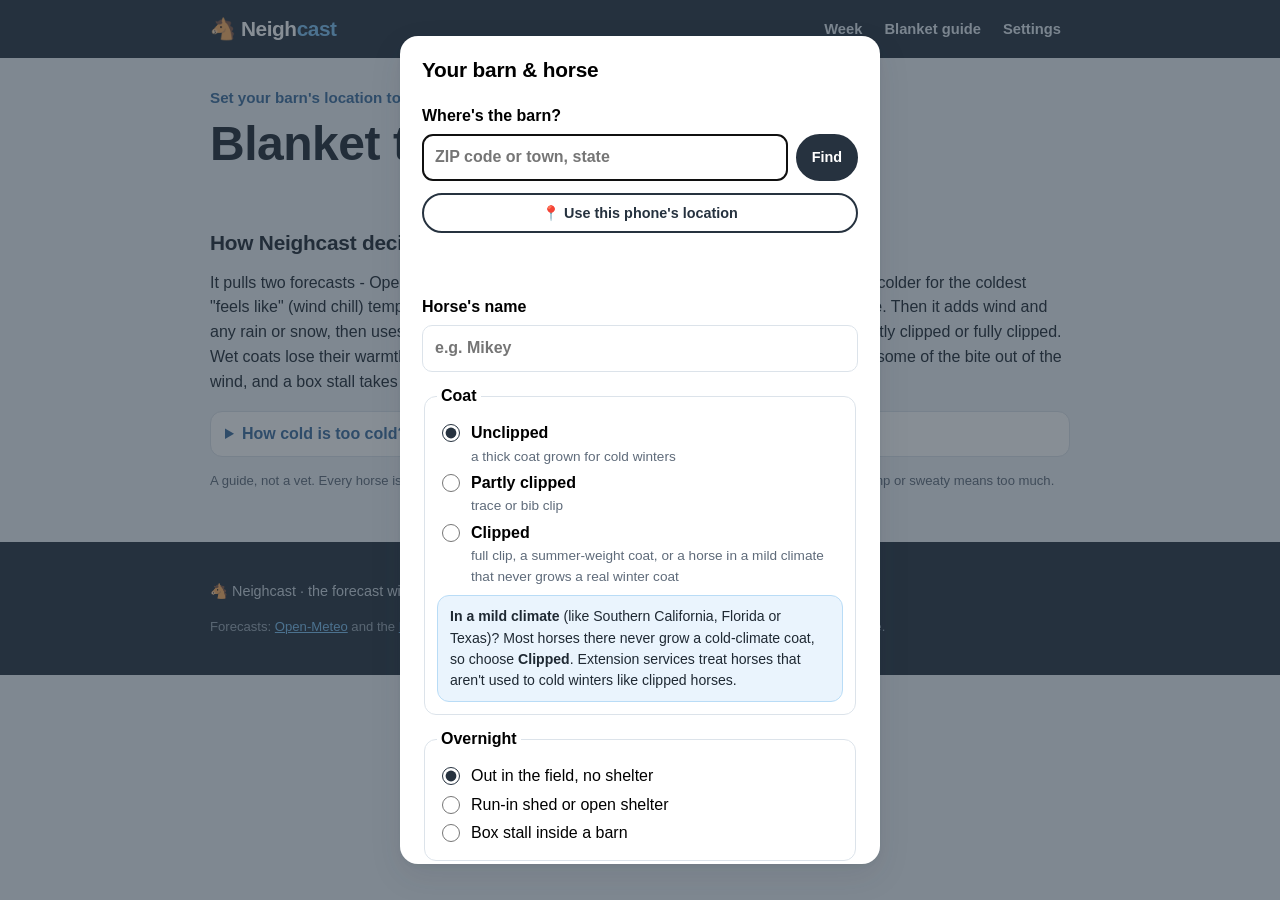
<file: index.html>
<!doctype html>
<html lang="en">
<head>
  <meta charset="utf-8">
  <meta name="viewport" content="width=device-width, initial-scale=1">
  <title>Neighcast – Should your horse wear a blanket tonight?</title>
  <meta name="description" content="Neighcast turns tonight's forecast into one answer: does your horse need a blanket, and which weight? Wind chill, rain and snow, clipped or unclipped, plus the week ahead.">
  <meta name="theme-color" content="#26323f">
  <meta property="og:title" content="Neighcast – the forecast with horse sense">
  <meta property="og:description" content="Blanket or not? Tonight's call and the week ahead, from the live forecast.">
  <link rel="icon" href="favicon.svg" type="image/svg+xml">
  <link rel="stylesheet" href="styles.css">
</head>
<body>

<header class="top">
  <div class="wrap top-inner">
    <a class="logo" href="./">🐴 Neigh<span>cast</span></a>
    <nav>
      <a href="#week">Week</a>
      <a href="blanket-guide.html">Blanket guide</a>
      <button class="link-btn" id="open-settings" type="button">Settings</button>
    </nav>
  </div>
</header>

<main class="wrap">

  <section class="hero" id="hero">
    <p class="eyebrow" id="place">Loading your barn's forecast…</p>
    <h1 id="headline">Blanket tonight?</h1>

    <div class="call-card" id="call-card" hidden>
      <div class="call-main">
        <div class="call-icon" id="call-icon" aria-hidden="true">🧥</div>
        <div>
          <p class="call-label" id="call-for">Tonight</p>
          <p class="call-answer" id="call-answer">–</p>
          <p class="call-weight" id="call-weight"></p>
        </div>
      </div>
      <ul class="call-facts" id="call-facts"></ul>
      <p class="call-why" id="call-why"></p>
      <p class="call-sources" id="call-sources"></p>
      <p class="call-off" id="call-off" hidden></p>
    </div>

    <div class="alerts" id="alerts"></div>
    <p class="status" id="status" aria-live="polite"></p>
  </section>

  <section class="panel" id="tonight-chart-wrap" hidden>
    <h2 id="chart-title">Tonight, hour by hour</h2>
    <div class="chart" id="chart"></div>
    <p class="legend"><span class="sw sw-temp"></span> Temperature (Open-Meteo) <span class="sw sw-nws"></span> Temperature (NWS) <span class="sw sw-feel"></span> Feels like (wind chill) <span class="sw sw-wet"></span> Rain/snow chance</p>
  </section>

  <section class="panel" id="week" hidden>
    <h2 id="week-title">The week of nights</h2>
    <div class="week" id="week-list"></div>
  </section>

  <section class="panel note">
    <h2>How Neighcast decides</h2>
    <p>It pulls two forecasts - Open-Meteo and the National Weather Service - and uses whichever is colder for the coldest "feels like" (wind chill) temperature between 6 pm and 8 am. It flags nights where they disagree. Then it adds wind and any rain or snow, then uses the standard blanketing chart for your horse's coat - unclipped, partly clipped or fully clipped. Wet coats lose their warmth, so rain or snow can bump the call up a level, a run-in shed takes some of the bite out of the wind, and a box stall takes it all. <a href="blanket-guide.html">See the full chart</a>.</p>
    <details class="cold-explainer">
      <summary>How cold is too cold?</summary>
      <p>A <b>dry, thick winter coat</b> is excellent insulation. Horses with one don't start burning extra energy to stay warm until about <b>18°F</b> (<a href="https://esc.rutgers.edu/fact_sheet/to-blanket-or-not-to-blanket/">Rutgers</a>, <a href="https://extension.umn.edu/horse-care-and-management/caring-your-horse-winter">University of Minnesota</a>). That's why the Unclipped setting rarely calls for a blanket above 30°F.</p>
      <p><b>Wet changes everything.</b> A wet or thin coat loses most of that protection, closer to <b>59°F</b> (Rutgers), which is why rain or snow moves the call up.</p>
      <p><b>Most horses in mild climates never grow that coat,</b> so they're blanketed like clipped horses (<a href="https://extension.umaine.edu/publications/?p=32170">University of Maine</a>). Shelter, plenty of hay and good body condition all help.</p>
      <p class="fine">General guidance from university extension services, not veterinary advice. Your vet knows your horse best.</p>
    </details>
    <p class="fine">A guide, not a vet. Every horse is different: slide a hand under the blanket at the withers - warm and dry is right, damp or sweaty means too much.</p>
  </section>

</main>

<dialog id="level-info" class="level-dialog">
  <form method="dialog" class="level-body">
    <div class="level-head"><span class="level-icon" id="level-icon" aria-hidden="true"></span>
      <div><h2 id="level-name"></h2><p class="level-weight" id="level-weight"></p></div></div>
    <p id="level-about"></p>
    <p class="level-band" id="level-band"></p>
    <p class="level-night" id="level-night"></p>
    <p class="fine"><a href="blanket-guide.html">The full blanket chart</a> · A guide, not a vet.</p>
    <div class="dialog-btns"><button class="btn" value="close">Got it</button></div>
  </form>
</dialog>

<dialog id="settings">
  <form method="dialog" id="settings-form">
    <h2>Your barn &amp; horse</h2>
    <label>Where's the barn?
      <span class="row"><input id="place-input" name="place" placeholder="ZIP code or town, state" autocomplete="postal-code"><button type="button" id="find-place" class="btn small">Find</button></span>
    </label>
    <button type="button" id="use-gps" class="btn ghost small">📍 Use this phone's location</button>
    <ul class="place-results" id="place-results"></ul>
    <p class="fine" id="place-chosen"></p>
    <label>Horse's name
      <input name="horse" placeholder="e.g. Mikey" maxlength="30">
    </label>
    <fieldset>
      <legend>Coat</legend>
      <label class="opt"><input type="radio" name="coat" value="unclipped" checked> <span><b>Unclipped</b> <span class="opt-note">a thick coat grown for cold winters</span></span></label>
      <label class="opt"><input type="radio" name="coat" value="partial"> <span><b>Partly clipped</b> <span class="opt-note">trace or bib clip</span></span></label>
      <label class="opt"><input type="radio" name="coat" value="clipped"> <span><b>Clipped</b> <span class="opt-note">full clip, a summer-weight coat, or a horse in a mild climate that never grows a real winter coat</span></span></label>
      <p class="coat-tip"><b>In a mild climate</b> (like Southern California, Florida or Texas)? Most horses there never grow a cold-climate coat, so choose <b>Clipped</b>. Extension services treat horses that aren't used to cold winters like clipped horses.</p>
    </fieldset>
    <fieldset>
      <legend>Overnight</legend>
      <label class="opt"><input type="radio" name="shelter" value="none" checked> Out in the field, no shelter</label>
      <label class="opt"><input type="radio" name="shelter" value="runin"> Run-in shed or open shelter</label>
      <label class="opt"><input type="radio" name="shelter" value="stall"> Box stall inside a barn</label>
    </fieldset>
    <fieldset>
      <legend>Fine-tune <span class="opt-note inline">optional</span></legend>
      <label class="range-row" for="comfort"><span>Start each blanket <output id="comfort-out">0°</output> warmer</span>
        <input type="range" id="comfort" name="offset" min="0" max="20" step="1" value="0">
        <span class="opt-note">For a horse that runs colder than the chart: a senior, a thin horse or hard keeper, or one new to the climate. Slide right and every blanket goes on sooner: at 10°, a blanket that went on below 35°F goes on below 45°F. Leave it at 0° if the chart suits your horse.</span>
      </label>
    </fieldset>
    <div class="bands" aria-live="polite">
      <span class="bands-title">With these settings</span>
      <ul id="coat-bands"></ul>
      <span class="fine" id="coat-bands-note"></span>
    </div>
    <p class="fine">Saved only on this device. Neighcast never sends your location anywhere except the weather services that make the forecast.</p>
    <div class="dialog-btns">
      <button class="btn" value="save" id="save-settings">Save</button>
      <button class="btn ghost" value="cancel" formnovalidate>Cancel</button>
    </div>
  </form>
</dialog>

<footer class="foot">
  <div class="wrap">
    <p>🐴 Neighcast · the forecast with horse sense · made by Team Mikey · © 2026</p>
    <p class="fine">Forecasts: <a href="https://open-meteo.com/">Open-Meteo</a> and the <a href="https://www.weather.gov/">National Weather Service</a> (also warnings). A blanketing guide, not veterinary advice.</p>
  </div>
</footer>

<script src="app.js"></script>
</body>
</html>
</file>
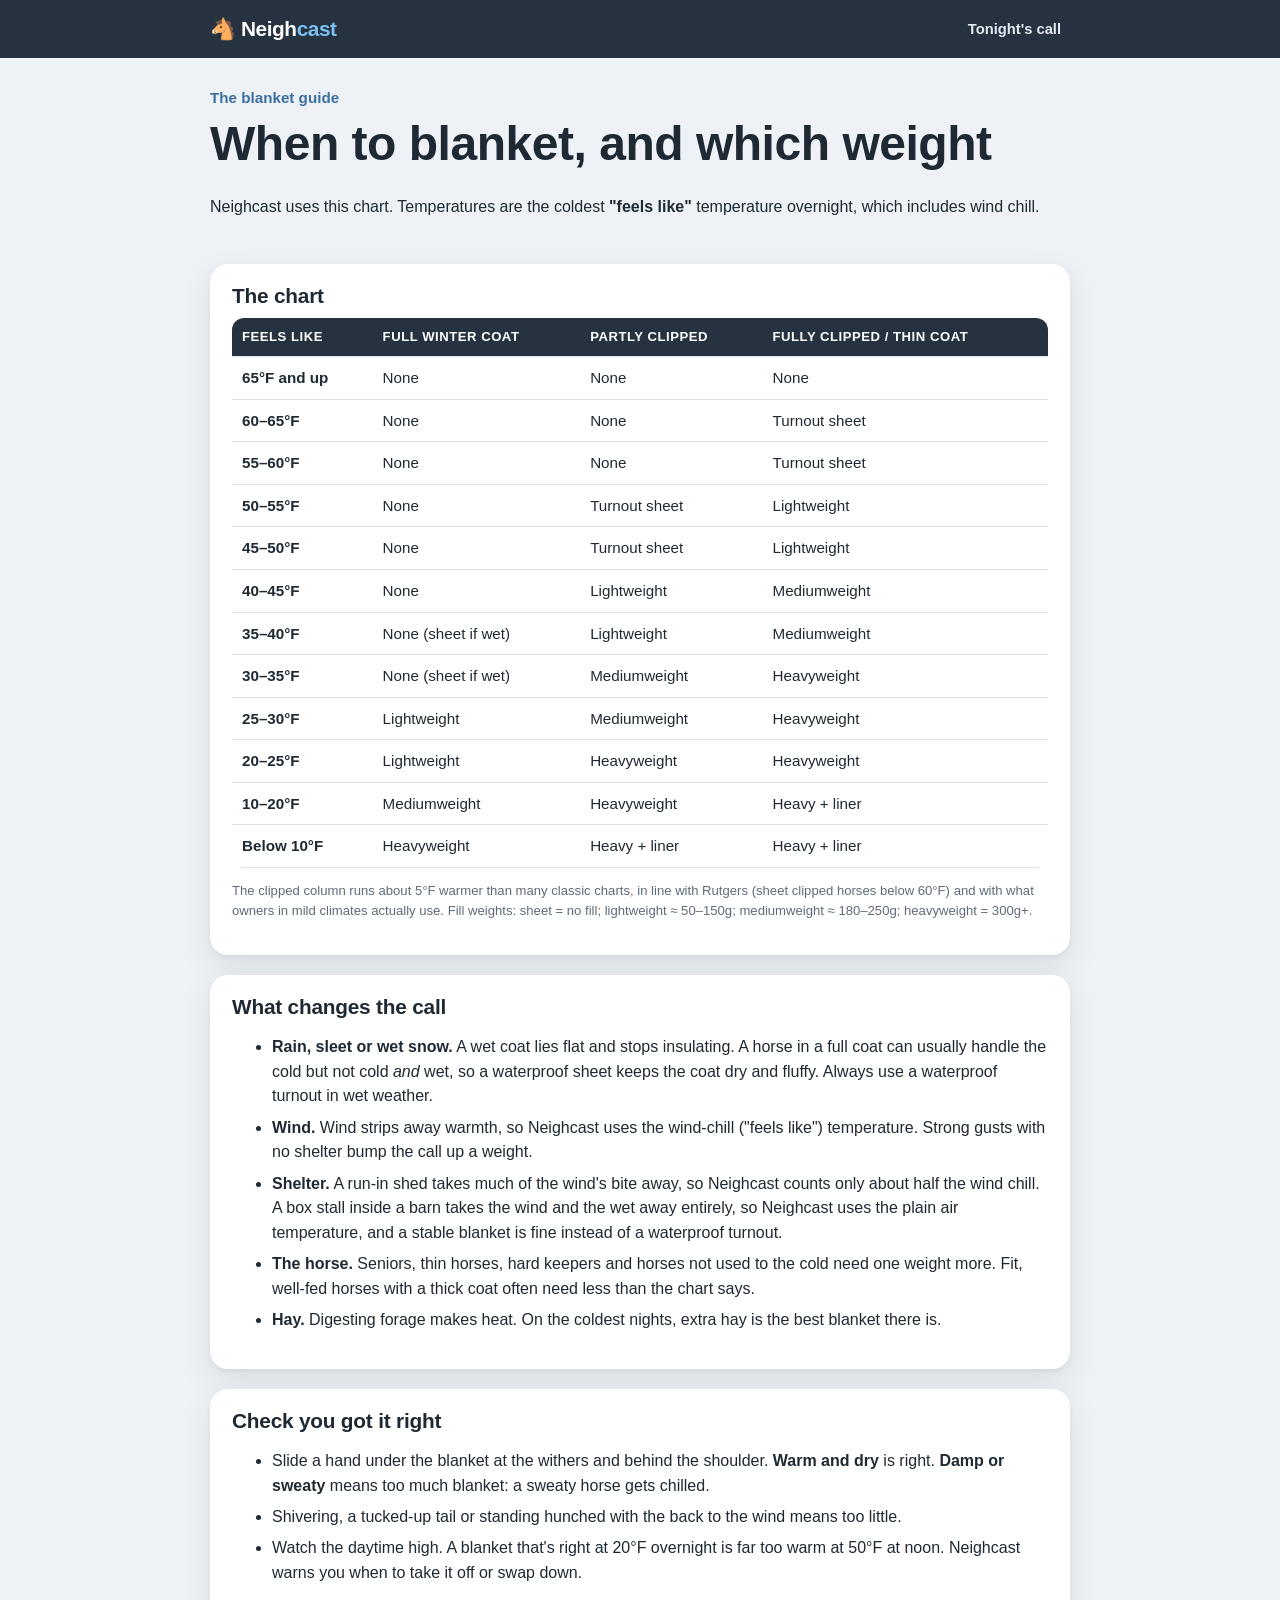
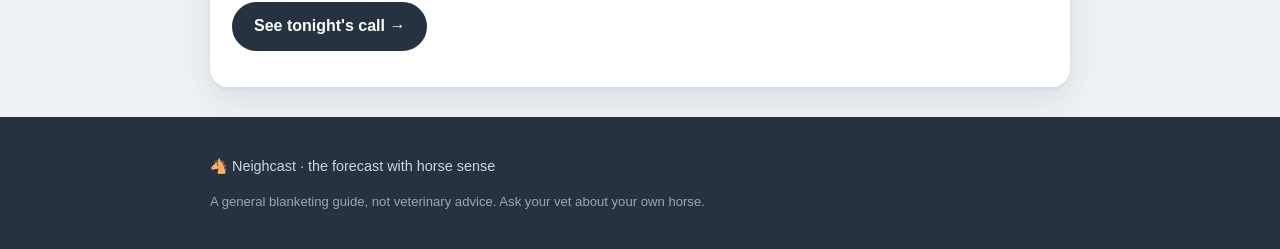
<file: blanket-guide.html>
<!doctype html>
<html lang="en">
<head>
  <meta charset="utf-8">
  <meta name="viewport" content="width=device-width, initial-scale=1">
  <title>Horse blanketing chart by temperature – Neighcast</title>
  <meta name="description" content="When to blanket a horse and which weight: the temperature chart for unclipped, partly clipped and clipped horses, plus wind, rain, shelter and how to check you got it right.">
  <meta name="theme-color" content="#26323f">
  <link rel="icon" href="favicon.svg" type="image/svg+xml">
  <link rel="stylesheet" href="styles.css">
</head>
<body>

<header class="top">
  <div class="wrap top-inner">
    <a class="logo" href="./">🐴 Neigh<span>cast</span></a>
    <nav>
      <a href="./">Tonight's call</a>
    </nav>
  </div>
</header>

<main class="wrap guide">
  <section class="hero">
    <p class="eyebrow">The blanket guide</p>
    <h1>When to blanket, and which weight</h1>
    <p>Neighcast uses this chart. Temperatures are the coldest <strong>"feels like"</strong> temperature overnight, which includes wind chill.</p>
  </section>

  <section class="panel">
    <h2>The chart</h2>
    <div class="table-scroll">
      <table>
        <thead><tr><th>Feels like</th><th>Full winter coat</th><th>Partly clipped</th><th>Fully clipped / thin coat</th></tr></thead>
        <tbody>
          <tr><th>65°F and up</th><td>None</td><td>None</td><td>None</td></tr>
          <tr><th>60–65°F</th><td>None</td><td>None</td><td>Turnout sheet</td></tr>
          <tr><th>55–60°F</th><td>None</td><td>None</td><td>Turnout sheet</td></tr>
          <tr><th>50–55°F</th><td>None</td><td>Turnout sheet</td><td>Lightweight</td></tr>
          <tr><th>45–50°F</th><td>None</td><td>Turnout sheet</td><td>Lightweight</td></tr>
          <tr><th>40–45°F</th><td>None</td><td>Lightweight</td><td>Mediumweight</td></tr>
          <tr><th>35–40°F</th><td>None (sheet if wet)</td><td>Lightweight</td><td>Mediumweight</td></tr>
          <tr><th>30–35°F</th><td>None (sheet if wet)</td><td>Mediumweight</td><td>Heavyweight</td></tr>
          <tr><th>25–30°F</th><td>Lightweight</td><td>Mediumweight</td><td>Heavyweight</td></tr>
          <tr><th>20–25°F</th><td>Lightweight</td><td>Heavyweight</td><td>Heavyweight</td></tr>
          <tr><th>10–20°F</th><td>Mediumweight</td><td>Heavyweight</td><td>Heavy + liner</td></tr>
          <tr><th>Below 10°F</th><td>Heavyweight</td><td>Heavy + liner</td><td>Heavy + liner</td></tr>
        </tbody>
      </table>
    </div>
    <p class="fine">The clipped column runs about 5°F warmer than many classic charts, in line with Rutgers (sheet clipped horses below 60°F) and with what owners in mild climates actually use. Fill weights: sheet = no fill; lightweight ≈ 50–150g; mediumweight ≈ 180–250g; heavyweight = 300g+.</p>
  </section>

  <section class="panel">
    <h2>What changes the call</h2>
    <ul>
      <li><strong>Rain, sleet or wet snow.</strong> A wet coat lies flat and stops insulating. A horse in a full coat can usually handle the cold but not cold <em>and</em> wet, so a waterproof sheet keeps the coat dry and fluffy. Always use a waterproof turnout in wet weather.</li>
      <li><strong>Wind.</strong> Wind strips away warmth, so Neighcast uses the wind-chill ("feels like") temperature. Strong gusts with no shelter bump the call up a weight.</li>
      <li><strong>Shelter.</strong> A run-in shed takes much of the wind's bite away, so Neighcast counts only about half the wind chill. A box stall inside a barn takes the wind and the wet away entirely, so Neighcast uses the plain air temperature, and a stable blanket is fine instead of a waterproof turnout.</li>
      <li><strong>The horse.</strong> Seniors, thin horses, hard keepers and horses not used to the cold need one weight more. Fit, well-fed horses with a thick coat often need less than the chart says.</li>
      <li><strong>Hay.</strong> Digesting forage makes heat. On the coldest nights, extra hay is the best blanket there is.</li>
    </ul>
  </section>

  <section class="panel">
    <h2>Check you got it right</h2>
    <ul>
      <li>Slide a hand under the blanket at the withers and behind the shoulder. <strong>Warm and dry</strong> is right. <strong>Damp or sweaty</strong> means too much blanket: a sweaty horse gets chilled.</li>
      <li>Shivering, a tucked-up tail or standing hunched with the back to the wind means too little.</li>
      <li>Watch the daytime high. A blanket that's right at 20°F overnight is far too warm at 50°F at noon. Neighcast warns you when to take it off or swap down.</li>
    </ul>
    <p><a class="btn" href="./">See tonight's call →</a></p>
  </section>
</main>

<footer class="foot">
  <div class="wrap">
    <p>🐴 Neighcast · the forecast with horse sense</p>
    <p class="fine">A general blanketing guide, not veterinary advice. Ask your vet about your own horse.</p>
  </div>
</footer>
</body>
</html>
</file>
<file: styles.css>
/* Neighcast - winter sky: slate gray, steel and sky blue; blanket levels run gray -> deep navy. */
:root {
  --night: #26323f;
  --night-2: #3c6e9f;
  --hay: #7cc0f2;
  --hay-rgb: 124, 192, 242;
  --cream: #eef2f6;
  --card: #ffffff;
  --text: #1f2933;
  --muted: #5f6b7a;
  --line: #dce3ea;
  --l0: #9aa5b1; --l1: #a9d1f0; --l2: #6aaee6; --l3: #3a86c8; --l4: #1f5a96; --l5: #13365e;
  --radius: 18px;
  --shadow: 0 2px 4px rgba(38,50,63,.06), 0 12px 32px rgba(38,50,63,.10);
  --font: -apple-system, BlinkMacSystemFont, "Segoe UI", Roboto, "Helvetica Neue", Arial, sans-serif;
}
* { box-sizing: border-box; }
body { margin: 0; font-family: var(--font); background: var(--cream); color: var(--text); line-height: 1.55; -webkit-font-smoothing: antialiased; }
a { color: var(--night-2); }
.wrap { width: min(860px, 100% - 32px); margin: 0 auto; }
h1, h2 { line-height: 1.15; margin: 0 0 .5em; letter-spacing: -.01em; }
h1 { font-size: clamp(2rem, 7vw, 3rem); font-weight: 900; }
h2 { font-size: 1.3rem; font-weight: 800; }
.fine { font-size: .82rem; color: var(--muted); }

.top { background: var(--night); color: #fff; position: sticky; top: 0; z-index: 10; }
.top-inner { display: flex; align-items: center; justify-content: space-between; min-height: 58px; gap: 10px; }
.logo { color: #fff; text-decoration: none; font-weight: 900; font-size: 1.3rem; letter-spacing: -.02em; white-space: nowrap; }
.logo span { color: var(--hay); }
.top nav { display: flex; gap: 4px; align-items: center; flex-wrap: wrap; justify-content: flex-end; }
.top nav a, .top .link-btn { color: #e4ebf2; text-decoration: none; font-weight: 600; font-size: .92rem; padding: 6px 9px; border-radius: 8px; }
.top nav a:hover, .top .link-btn:hover { background: var(--night-2); }
.link-btn { background: none; border: 0; font: inherit; cursor: pointer; color: var(--night-2); padding: 0; text-align: left; }

.hero { padding: 28px 0 8px; }
.eyebrow { font-weight: 800; color: var(--night-2); margin: 0 0 6px; font-size: .95rem; }
.call-card { --tint: #f1f4f7; --bar: #9aa5b1; background: linear-gradient(180deg, var(--tint), var(--card) 70%); border-radius: var(--radius); box-shadow: var(--shadow); padding: 22px 22px 18px; border-top: 8px solid var(--bar); }
.call-card.lvl-1 { --tint: #e6f2fb; --bar: #a9d1f0; } .call-card.lvl-2 { --tint: #d4e8f8; --bar: #6aaee6; }
.call-card.lvl-3 { --tint: #b9d8f2; --bar: #3a86c8; } .call-card.lvl-4 { --tint: #a8c8e6; --bar: #1f5a96; } .call-card.lvl-5 { --tint: #93b4d6; --bar: #0d2a4a; }
.call-main { display: flex; gap: 16px; align-items: center; }
.call-icon { font-size: 3.4rem; line-height: 1; }
.call-label { margin: 0; color: var(--muted); font-weight: 700; font-size: .9rem; }
.call-answer { margin: 2px 0; font-size: clamp(1.6rem, 6vw, 2.2rem); font-weight: 900; line-height: 1.1; }
.call-weight { margin: 0; color: var(--muted); }
.call-facts { list-style: none; padding: 0; margin: 16px 0 10px; display: grid; grid-template-columns: repeat(auto-fit, minmax(150px, 1fr)); gap: 8px; }
.call-facts li { background: var(--cream); border-radius: 10px; padding: 8px 10px; font-size: .92rem; }
.call-why { margin: 6px 0 0; font-size: .95rem; }
.call-sources { margin: 10px 0 0; font-size: .9rem; border-radius: 10px; padding: 8px 12px; }
.call-sources.ok { background: #e8f3ec; color: #2d6a45; }
.call-sources.warn { background: #fff4e5; color: #7a4b0c; }
.call-off { margin: 12px 0 0; background: rgba(var(--hay-rgb), .18); border-radius: 10px; padding: 10px 12px; font-size: .95rem; }
.status { color: var(--muted); font-size: .85rem; margin: 10px 0 0; }

.alerts { margin-top: 12px; }
.alert { background: #fff4e5; border: 1px solid #f0cf9c; border-radius: 12px; padding: 10px 14px; margin-bottom: 8px; }
.alert summary { font-weight: 800; cursor: pointer; }
.alert p { margin: 6px 0 0; font-size: .92rem; }

.panel { background: var(--card); border-radius: var(--radius); box-shadow: var(--shadow); padding: 20px 22px; margin: 20px 0; }
.panel.note { background: transparent; box-shadow: none; padding: 8px 0; }
.chart svg { width: 100%; height: auto; display: block; }
.chart .grid { stroke: var(--line); stroke-width: 1; }
.chart .freeze { stroke: #9bc3ef; stroke-dasharray: 4 4; }
.chart .ax { fill: var(--muted); font-size: 12px; font-family: var(--font); }
.chart .freeze-t { fill: #5b8fd1; }
.chart .temp { fill: none; stroke: var(--night); stroke-width: 3; stroke-linejoin: round; }
.chart .feel { fill: none; stroke: #5aa9e6; stroke-width: 3; stroke-dasharray: 6 4; stroke-linejoin: round; }
.chart .nws { fill: none; stroke: #9aa5b1; stroke-width: 2.5; stroke-dasharray: 2 4; stroke-linecap: round; }
.chart .wet { fill: #b8c2cc; opacity: .6; }
.legend { font-size: .85rem; color: var(--muted); display: flex; flex-wrap: wrap; gap: 6px 14px; align-items: center; margin: 8px 0 0; }
.sw { display: inline-block; width: 18px; height: 4px; border-radius: 2px; margin-right: 4px; vertical-align: middle; }
.sw-temp { background: var(--night); } .sw-nws { background: #9aa5b1; }
.sw-feel { background: #5aa9e6; } .sw-wet { background: #b8c2cc; height: 10px; }

.week { display: grid; grid-template-columns: repeat(auto-fit, minmax(108px, 1fr)); gap: 10px; }
/* Week cards: a barometer - the card itself darkens as the blanket gets heavier. */
.night { --bg: #f1f4f7; --bar: #9aa5b1; --fg: var(--text); --sub: var(--muted); --accent: var(--night-2);
  background: var(--bg); color: var(--fg); border-radius: 14px; padding: 12px 10px; text-align: center; border-bottom: 6px solid var(--bar); }
.night.lvl-1 { --bg: #e6f2fb; --bar: #a9d1f0; }
.night.lvl-2 { --bg: #d4e8f8; --bar: #6aaee6; }
.night.lvl-3 { --bg: #b9d8f2; --bar: #3a86c8; --accent: #1f4f80; }
.night.lvl-4 { --bg: #2f6aa3; --bar: #1f5a96; --fg: #fff; --sub: #d6e6f5; --accent: #fff; }
.night.lvl-5 { --bg: #173f6b; --bar: #0d2a4a; --fg: #fff; --sub: #c9dbee; --accent: #fff; }
.night p { margin: 2px 0; }
.n-name { font-weight: 800; font-size: .88rem; }
.n-date { font-size: .76rem; color: var(--sub); margin-top: -2px !important; }
.n-icon { font-size: 1.8rem; }
.n-call { font-size: .82rem; font-weight: 700; color: var(--accent); min-height: 2.4em; }
.n-temp { font-weight: 800; }
.n-temp small { display: block; font-weight: 500; color: var(--sub); font-size: .78rem; }
.n-src { font-size: .74rem; color: var(--sub); }
.n-src.split { color: #7a4b0c; font-weight: 700; }
.night.lvl-4 .n-src.split, .night.lvl-5 .n-src.split { color: #ffd38a; }
.n-wet { font-size: .82rem; color: #2f6aa3; min-height: 1.3em; }
.night.lvl-3 .n-wet { color: #1f4f80; }
.night.lvl-4 .n-wet, .night.lvl-5 .n-wet { color: #cfe6ff; }

.level-link { background: none; border: 0; padding: 0; font: inherit; font-weight: inherit; color: inherit; cursor: pointer; text-decoration: underline dotted; text-underline-offset: 3px; }
.level-link span { font-size: .85em; opacity: .8; text-decoration: none; }
.level-link.inline { font-size: .9rem; color: var(--night-2); font-weight: 700; margin-left: 4px; }
.level-dialog { width: min(460px, 100% - 24px); }
.level-body { padding: 22px; display: flex; flex-direction: column; gap: 10px; border-top: 8px solid var(--l0); }
.level-dialog.lvl-1 .level-body { border-top-color: var(--l1); } .level-dialog.lvl-2 .level-body { border-top-color: var(--l2); }
.level-dialog.lvl-3 .level-body { border-top-color: var(--l3); } .level-dialog.lvl-4 .level-body { border-top-color: var(--l4); } .level-dialog.lvl-5 .level-body { border-top-color: var(--l5); }
.level-head { display: flex; gap: 14px; align-items: center; }
.level-head h2 { margin: 0; }
.level-icon { font-size: 2.6rem; line-height: 1; }
.level-weight { margin: 2px 0 0; color: var(--muted); font-weight: 600; }
.level-body p { margin: 0; }
.level-band { background: var(--cream); border-radius: 10px; padding: 10px 12px; font-size: .93rem; }
.level-night { font-size: .93rem; color: var(--muted); }
.btn { display: inline-block; font: inherit; font-weight: 800; border: 2px solid var(--night); background: var(--night); color: #fff; border-radius: 999px; padding: 10px 20px; cursor: pointer; text-decoration: none; }
.btn.ghost { background: transparent; color: var(--night); }
.btn.small { padding: 7px 14px; font-size: .9rem; }
dialog { border: 0; border-radius: var(--radius); box-shadow: var(--shadow); padding: 0; width: min(480px, 100% - 24px); max-height: 92vh; }
dialog::backdrop { background: rgba(38,50,63,.55); }
#settings-form { padding: 22px; display: flex; flex-direction: column; gap: 12px; }
#settings-form label { display: flex; flex-direction: column; gap: 5px; font-weight: 700; }
#settings-form input:not([type=radio]):not([type=checkbox]):not([type=range]) { font: inherit; padding: 10px 12px; border: 1px solid var(--line); border-radius: 10px; width: 100%; }
#settings-form .row { display: flex; gap: 8px; }
#settings-form fieldset { border: 1px solid var(--line); border-radius: 12px; padding: 8px 12px 10px; }
#settings-form legend { font-weight: 800; padding: 0 4px; }
#settings-form label.opt { flex-direction: row; align-items: center; gap: 8px; font-weight: 500; margin: 4px 0; }
#settings-form input[type=radio], #settings-form input[type=checkbox] { width: 18px; height: 18px; accent-color: var(--night); flex: none; }
.place-results { list-style: none; padding: 0; margin: 0; }
.place-results li { padding: 4px 0; border-bottom: 1px solid var(--line); }
.dialog-btns { display: flex; gap: 10px; }

.guide table { width: 100%; border-collapse: collapse; font-size: .95rem; }
.guide th, .guide td { padding: 9px 10px; border-bottom: 1px solid var(--line); text-align: left; }
.guide thead th { background: var(--night); color: #fff; font-size: .82rem; text-transform: uppercase; letter-spacing: .04em; }
.table-scroll { overflow-x: auto; border-radius: 12px; }
.guide li { margin: .4em 0; }

.foot { background: var(--night); color: #cdd6df; padding: 24px 0; margin-top: 30px; font-size: .9rem; }
.foot a { color: var(--hay); }
.foot .fine { color: #9aa7b4; }

@media (max-width: 520px) {
  .top nav a[href="#week"] { display: none; }
  .call-icon { font-size: 2.6rem; }
  .panel { padding: 16px; }
}

/* Coat descriptions, the mild-climate tip, "with these settings" ranges, and the cold explainer */
#settings-form label.opt { align-items: flex-start; }
#settings-form label.opt input { margin-top: 3px; }
.opt-note { display: block; font-weight: 400; font-size: .85rem; color: var(--muted); }
.coat-tip { margin: 8px 0 2px; padding: 10px 12px; border-radius: 12px; background: #eaf4fd; border: 1px solid #b9dcf6; font-size: .88rem; line-height: 1.5; color: var(--text); }
.bands { margin: 4px 0 0; padding: 10px 12px; border-radius: 12px; background: var(--cream); border: 1px solid var(--line); display: flex; flex-direction: column; gap: 6px; }
.bands-title { font-size: .75rem; font-weight: 800; letter-spacing: .08em; text-transform: uppercase; color: var(--muted); }
.bands ul { list-style: none; margin: 0; padding: 0; display: flex; flex-direction: column; gap: 4px; }
.bands li { display: flex; justify-content: space-between; gap: 12px; font-size: .92rem; font-variant-numeric: tabular-nums; }
.bands li span:first-child { font-weight: 700; padding-left: 10px; border-left: 4px solid var(--l0); }
.bands li.lvl-1 span:first-child { border-left-color: var(--l1); } .bands li.lvl-2 span:first-child { border-left-color: var(--l2); }
.bands li.lvl-3 span:first-child { border-left-color: var(--l3); } .bands li.lvl-4 span:first-child { border-left-color: var(--l4); }
.bands li.lvl-5 span:first-child { border-left-color: var(--l5); }
.cold-explainer { margin: 8px 0; border: 1px solid var(--line); border-radius: 12px; background: var(--card); }
.cold-explainer summary { cursor: pointer; padding: 10px 14px; font-weight: 700; color: var(--night-2); }
.cold-explainer p { margin: 0 14px 10px; line-height: 1.55; }

/* Week cards share their rows (name, date, icon, blanket, temps, sources, rain), so a label that
   wraps on one card never pushes the rest of that card out of line with its neighbours.
   Browsers without subgrid keep the old layout. */
@supports (grid-template-rows: subgrid) {
  .week { row-gap: 10px; }
  .night { display: grid; grid-row: span 7; grid-template-rows: subgrid; row-gap: 2px; align-items: start; justify-items: center; }
  .night p { margin: 0; }
  .n-call { min-height: 0; }
}
#settings-form .range-row { gap: 8px; font-weight: 700; }
#settings-form .range-row output { color: var(--night-2); font-variant-numeric: tabular-nums; }
#settings-form input[type=range] { width: 100%; height: 28px; margin: 0; accent-color: var(--night-2); }
.opt-note.inline { display: inline; }
</file>
